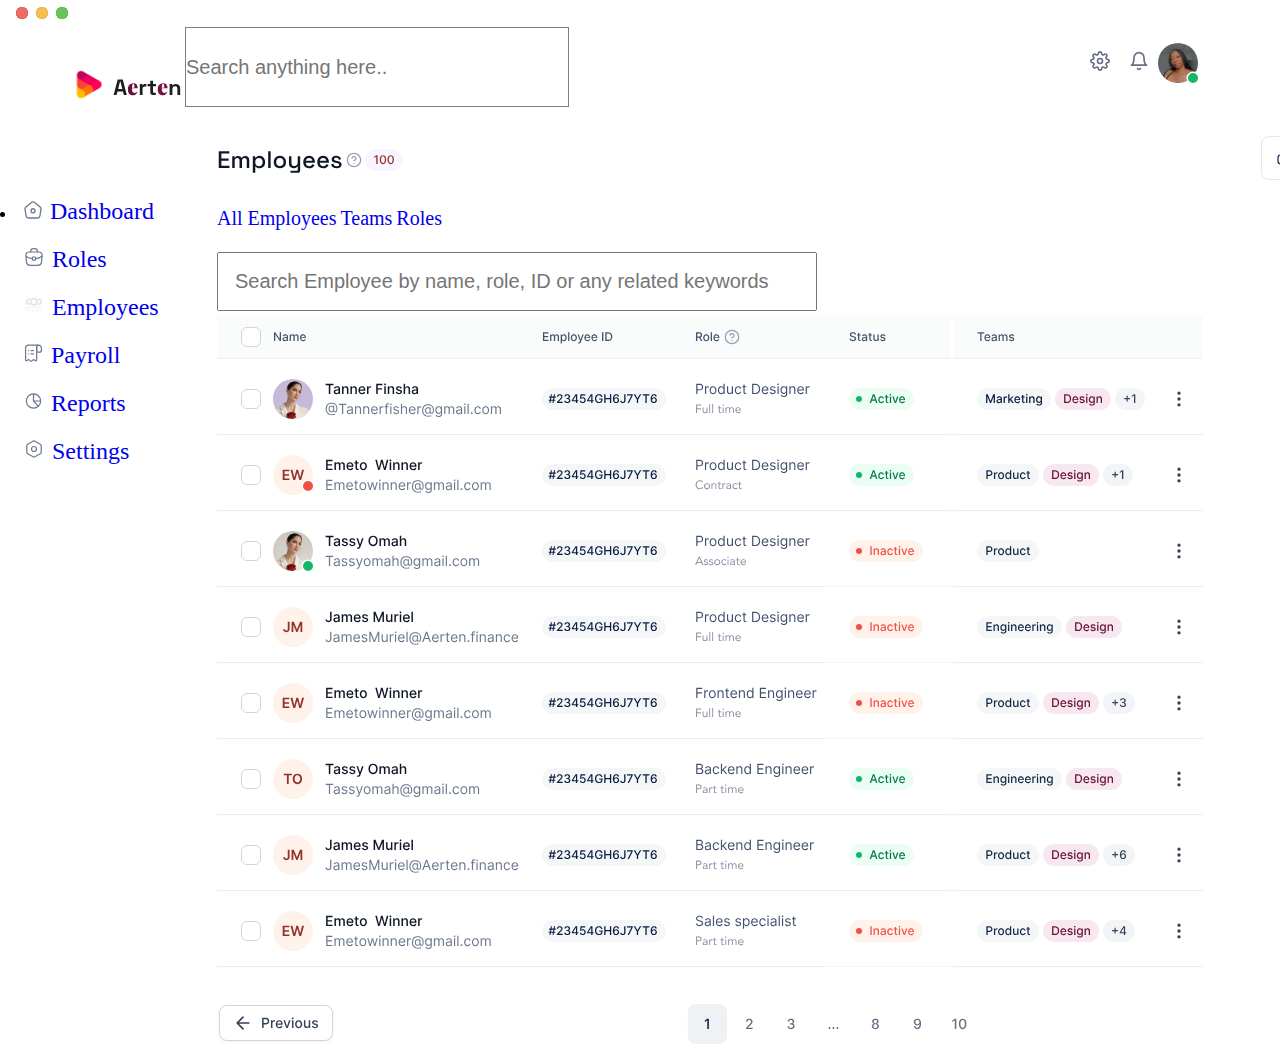
<file: index.html>
<!DOCTYPE html>
<html lang="en">
<head>
    <meta charset="UTF-8">
    <meta name="viewport" content="width=device-width, initial-scale=1.0">
    <title>Document</title>
    <link rel="stylesheet" href="./css/index.css">
</head>
<body>
    <main>
        <nav class="nav"><img src="./imgs/Controls.svg" alt="Controls"></nav>
        <section class="section1">
            <div class="sidenav">
                <div class="logo10">
                    <div class="logo11"> <img src="./imgs/image 4.svg" alt="image"> </div>
                    <div class="text"><img src="./imgs/Text.svg" alt="image"></div>
                </div>

                <div class="list">
                    <ul>
                        <li class="group">
                            <a href="#" class="link1">
                                <div><img src="./imgs/home.svg" alt=""></div>
                                <div>Dashboard</div>
                            </a>
                            <a href="./views/role.html" class="link2"> 
                                <div><img src="./imgs/briefcase.svg" alt=""></div>
                                <div>Roles</div>
                            </a>
                            <a href="#" class="link3">
                                <div><img src="./imgs/3 User.svg" alt=""></div>
                                <div>Employees</div>
                            </a>

                            <a href="#" class="link4"> 
                                <div><img src="./imgs/receipt-item.svg" alt=""></div>
                                <div>Payroll</div>
                            </a>
                            <a href="#" class="link5"> 
                                <div><img src="./imgs/Chart_Pie.svg" alt=""></div>
                                <div>Reports</div>
                            </a>
                            <a href="#" class="link6"> 
                                <div><img src="./imgs/Settings_Future.svg" alt=""></div>
                                <div>Settings</div>
                            </a>
                        </li>
                    </ul>
                </div>
            </div>
            <div class="main2">
                <div class="search1">
                    <div class="searchbar">
                        <form class="search" action="action_page.php">
                            <input type="text" placeholder="Search anything here.." name="search">
                        </form>
                    </div>
                    <div class="others">
                        <div class="icon1"><img src="./imgs/icon1-settings.svg" alt="icon1"></div>
                        <div class="icon2"><img src="./imgs/icon2-bell.svg" alt="icon2"></div>
                        <div class="icon3"><img src="./imgs/icon3.svg" alt="icon3"></div>
                    </div>
                </div>
                <div class="employees">
                    <div class="employees100"><img src="./imgs/employee-Text and badge.svg" alt="employee"></div>
                    <div class="bottom">
                        <div class="bottom1"><a href="#"><img src="./imgs/Button1.svg" alt="bottom"></a></div>
                        <div  class="bottom2"><a href="#"><img src="./imgs/Button2.svg" alt="bottom"></a></div>
                    </div>
                </div>
                <div class="main3">
                    <div class="allemployees">
                        <ul>
                            <li><div><a href="#">All Employees</a></div></li>
                            <li><div><a href="#">Teams</a></div></li>
                            <li><div><a href="#">Roles</a></div></li>
                        </ul>
                       
                    </div>
                    <div class="search2">
                        <div class="search21"><input type="search" id="search" placeholder="Search Employee by name, role, ID or any related keywords"></div>
                        <!-- <div class="search21"><img src="./imgs/Search21.svg" alt="search"></div> -->
                        <div class="search22">
                            <div class="filterlogo1"><a href="#"><img src="./imgs/filter-Button 02.svg" alt="bottom"></a></div>
                            <div class="filterlogo2"><a href="#"><img src="./imgs/filter-logo2.svg" alt="filter"><img src="./imgs/filter-Button 22.svg" alt="bottom"></a></div>
                            <!-- <div>logo3</div> -->
                        </div>
                    </div>
                    <div class="mainemployee"> 
                         <div class="name">
                            <div class="name0"><img src="./imgs/Table header cell.svg" alt="header"></div>
                            <div class="name1"><img src="./imgs/name1.svg" alt="name"></div>
                            <div class="name2"><img src="./imgs/name2.svg" alt="name2"></div>
                            <div class="name3"><img src="./imgs/name3.svg" alt="name3"></div>
                            <div class="name4"><img src="./imgs/name4.svg" alt="name4"></div>
                            <div class="name5"><img src="./imgs/name5.svg" alt="name5"></div>
                            <div class="name6"><img src="./imgs/name6.svg" alt="name6"></div>
                            <div class="name7"><img src="./imgs/name7.svg" alt="name7"></div>
                            <div class="name8"><img src="./imgs/name8.svg" alt="name8"></div>
                        </div>
                        <div class="employeeid">
                            <div class="employeeid"><img src="./imgs/Emplyeeid-Table header cell.svg" alt="employeeid"></div>
                            <div class="id1"><img src="./imgs/id1.svg" alt="id1"></div>
                            <div class="id2"><img src="./imgs/id2.svg" alt="id2"></div>
                            <div class="id3"><img src="./imgs/id3.svg" alt="id3"></div>
                            <div class="id4"><img src="./imgs/id4.svg" alt="id4"></div>
                            <div class="id5"><img src="./imgs/id5.svg" alt="id5"></div>
                            <div class="id6"><img src="./imgs/id6.svg" alt="id6"></div>
                            <div class="id7"><img src="./imgs/id7.svg" alt="id7"></div>
                            <div class="id8"><img src="./imgs/id8.svg" alt="id8"></div>
                        </div>
                        <div class="role">
                            <div class="roll"><img src="./imgs/roll-Table header cell.svg" alt="roll"></div>
                            <div class="roll1"><img src="./imgs/roll1.svg" alt="roll1"></div>
                            <div class="roll2"><img src="./imgs/roll2.svg" alt="roll2"></div>
                            <div class="roll3"><img src="./imgs/roll3.svg" alt="roll3"></div>
                            <div class="roll4"><img src="./imgs/roll4.svg" alt="roll4"></div>
                            <div class="roll5"><img src="./imgs/roll5.svg" alt="roll5"></div>
                            <div class="roll6"><img src="./imgs/roll6.svg" alt="roll6"></div>
                            <div class="roll7"><img src="./imgs/roll7.svg" alt="roll7"></div>
                            <div class="roll8"><img src="./imgs/roll8.svg" alt="roll8"></div>
                        </div>
                        <div class="status">
                            <div class="status"><img src="./imgs/status-Table header cell.svg" alt="status"></div>
                            <div class="status1"><img src="./imgs/status1.svg" alt="status1"></div>
                            <div class="status2"><img src="./imgs/status2.svg" alt="status2"></div>
                            <div class="status3"><img src="./imgs/status3.svg" alt="status3"></div>
                            <div class="status4"><img src="./imgs/status4.svg" alt="status4"></div>
                            <div class="status5"><img src="./imgs/status5.svg" alt="status5"></div>
                            <div class="status6"><img src="./imgs/status6.svg" alt="status6"></div>
                            <div class="status7"><img src="./imgs/status7.svg" alt="status7"></div>
                            <div class="status8"><img src="./imgs/status8.svg" alt="status8"></div>
                        </div>
                        <div class="team">
                            <div class="team"><img src="./imgs/teams.svg" alt="teams"></div>
                            <div class="team1"><img src="./imgs/teams1.svg" alt="teams1"></div>
                            <div class="teams2"><img src="./imgs/teams2.svg" alt="teams2"></div>
                            <div class="teams3"><img src="./imgs/teams3.svg" alt="teams3"></div>
                            <div class="teams4"><img src="./imgs/teams4.svg" alt="teams4"></div>
                            <div class="teams5"><img src="./imgs/teams5.svg" alt="teams5"></div>
                            <div class="teams6"><img src="./imgs/teams6.svg" alt="teams6"></div>
                            <div class="teams7"><img src="./imgs/teams7.svg" alt="teams7"></div>
                            <div class="teams8"><img src="./imgs/teams8.svg" alt="teams8"></div>
                        </div>
                        <div class="tablecell">
                            <div class="tablecell"><img src="./imgs/tablecell.svg" alt="tablecell"></div>
                            <div><img src="./imgs/tabl1.svg" alt="table1"></div>
                            <div><img src="./imgs/tabl1.svg" alt="table1"></div>
                            <div><img src="./imgs/tabl1.svg" alt="table1"></div>
                            <div><img src="./imgs/tabl1.svg" alt="table1"></div>
                            <div><img src="./imgs/tabl1.svg" alt="table1"></div>
                            <div><img src="./imgs/tabl1.svg" alt="table1"></div>
                            <div><img src="./imgs/tabl1.svg" alt="table1"></div>
                            <div><img src="./imgs/tabl1.svg" alt="table1"></div>
                        </div>
                    </div>
                    <div class="footer">
                        <div class="fbottom1"><a href="#"><img src="./imgs/fbutton1.svg" alt="bottom"></a></div>
                        <div class="fbottom2"><a href="#"><img src="./imgs/Pagination numbers.svg" alt="bottom"></a></div>
                        <div class="fbottom3"><a href="#"><img src="./imgs/_Button base.svg" alt="bottom"></a></div>
                    </div>
                </div>
            </div>
        </section>
    </main>
    <script src="./js/index.js"></script>
</body>
</html>
</file>
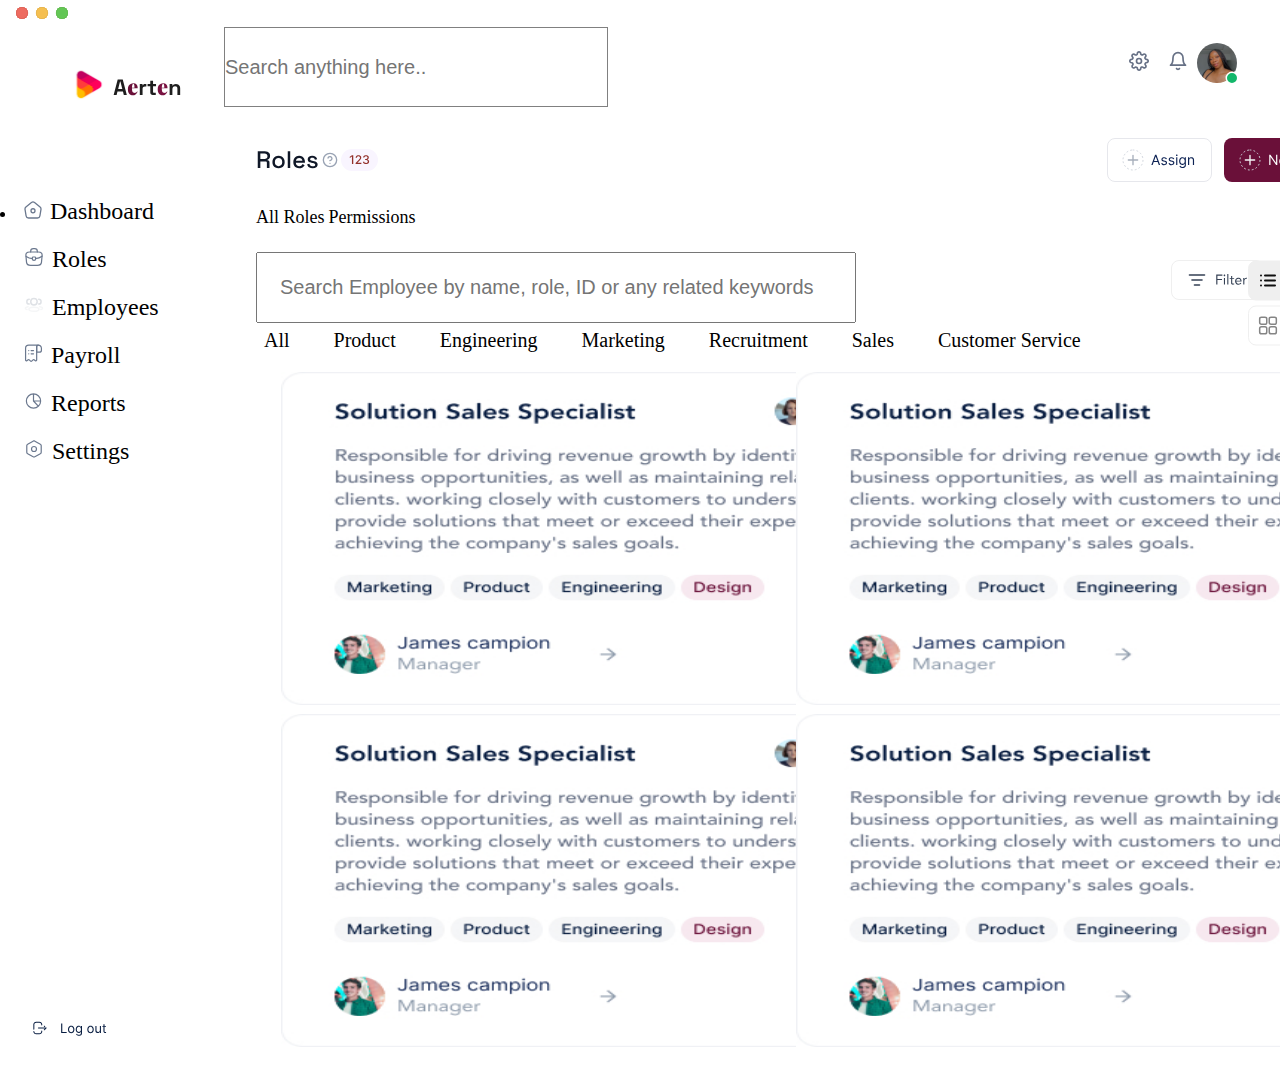
<file: views/role.html>
<!DOCTYPE html>
<html lang="en">
<head>
    <meta charset="UTF-8">
    <meta name="viewport" content="width=device-width, initial-scale=1.0">
    <title>Document</title>
    <link rel="stylesheet" href="../css/role.css">
</head>
<body>
    <main>
        <nav class="nav"><img src="../imgs/Controls.svg" alt="Controls"></nav>
        <section class="section1">
            <div class="sidenav">
                <div class="logo10">
                    <div class="logo11"> <img src="../imgs/image 4.svg" alt="image"> </div>
                    <div class="text"><img src="../imgs/Text.svg" alt="image"></div>
                </div>
                <div class="list">
                    <ul>
                        <li class="group">
                            <a href="#" class="link1">
                                <div><img src="../imgs/home.svg" alt=""></div>
                                <div>Dashboard</div>
                            </a>
                            <a href="#" class="link2"> 
                                <div><img src="../imgs/briefcase.svg" alt=""></div>
                                <div>Roles</div>
                            </a>
                            <a href="#" class="link3"> 
                                <div><img src="../imgs/3 User.svg" alt=""></div>
                                <div>Employees</div>
                            </a>
                            <a href="#" class="link4"> 
                                <div><img src="../imgs/receipt-item.svg" alt=""></div>
                                <div>Payroll</div>
                            </a>
                            <a href="#" class="link5"> 
                                <div><img src="../imgs/Chart_Pie.svg" alt=""></div>
                                <div>Reports</div>
                            </a>
                            <a href="#" class="link6"> 
                                <div><img src="../imgs/Settings_Future.svg" alt=""></div>
                                <div>Settings</div>
                            </a>
                        </li>
                    </ul>
                </div>
                <div class="logout"><a href="#"><img src="../imgs/logout.svg" alt="logout"></a></div>
            </div>
            <div class="main2">
                <div class="search1">
                    <div class="searchbar">
                        <form class="search" action="action_page.php">
                            <input type="text" placeholder="Search anything here.." name="search">
                        </form>
                    </div>
                    <div class="others">
                        <div class="icon1"><img src="../imgs/icon1-settings.svg" alt="icon1"></div>
                        <div class="icon2"><img src="../imgs/icon2-bell.svg" alt="icon2"></div>
                        <div class="icon3"><img src="../imgs/icon3.svg" alt="icon3"></div>
                    </div>
                </div>
                <div class="roles1">
                    <div class="roles2">
                        <div class="roles21"><img src="../imgs/roles11.svg" alt="role11"></div>
                        <div class="button1">


                            <!-- popup start -->
                            <div id="popup">
                                <div class="section2">
                                    <div class="logo"><img src="../imgs/assign rol logo.svg" alt="logo"></div>
                                    <div class="assignrole"><img src="../imgs/Assign this role.svg" alt="assign"></div>
                                    <div class="body">
                                        <div class="search">
                                            <div class="search1"><input type="search" id="search" placeholder="Search for an individual or team"></div>
                                            <div class="searchlogo"><img src="../imgs/searchlogo.svg" alt="logo"></div>
                                        </div>
                                        <div class="member">
                                            <div class="member1"><img src="../imgs/member1.svg" alt="member1"></div>
                                            <div class="member2"><img src="../imgs/member2.svg" alt="member2"></div>
                                            <div class="member3"><img src="../imgs/member3.svg" alt="member3"></div>
                                            <div class="member4"><img src="../imgs/member4.svg" alt="member4"></div>
                                            <div class="member5"><img src="../imgs/member5.svg" alt="member5"></div>
                                        </div>
                                    </div>
                                </div>
                            </div>
                            <div  onloadeddata ="" class="button11"><a href="#"><img src="../imgs/Assign.svg" alt="button"></a></div>

                            <!-- popup end -->

                            <div  class="button12"><a href="#"><img src="../imgs/New role.svg" alt="button"></a></div>
                        </div>
                    </div>
                    <div class="all">
                        <ul>
                            <li><a href="#">All Roles</a></li>
                            <li><a href="#">Permissions</a></li>
                        </ul>
                    </div>
                </div>
                <div class="forsearch">
                    <div class="search2">
                        <input type="search" id="search" placeholder="Search Employee by name, role, ID or any related keywords">
                    </div>
                    <div class="searchfilter">
                        <div class="filterlogo1"><a href="#"><img src="../imgs/filter-Button 02.svg" alt="filter"></a></div>
                        <div class="filterlogo2"><a href=""><img src="../imgs/filter-logo2.svg" alt="logo"><img src="../imgs/filter-Button 22.svg" alt="logo"></a></div>
                    </div>
                </div>
                <nav class="nav">
                    <ul>
                        <li><a  href="#">All</a></li>
                        <li><a href="#">Product</a></li>
                        <li><a href="#">Engineering</a></li>
                        <li><a  href="#">Marketing</a></li>
                        <li><a href="#">Recruitment</a></li>
                        <li><a  href="#">Sales</a></li>
                        <li><a href="#">Customer Service</a></li>
                    </ul>
                </nav>
                <div class="main3">
                    <div class="main31">
                        <div class="main311"><img src="../imgs/Role Card1.jpg" alt="" width="800" height="333"></div>
                        <div class="main312"><img src="../imgs/Role Card1.jpg" alt="" width="800" height="333"></div>
                    </div>
                    <div class="main32">
                        <div class="main321"><img src="../imgs/Role Card1.jpg" alt="" width="800" height="333"></div>
                        <div class="main322"><img src="../imgs/Role Card1.jpg" alt="" width="800" height="333"></div>
                    </div>
                </div>
                
        </section>
    </main>
    <script src="../js/index.js"></script>
</body>
</html>
</file>
<file: css/index.css>
*{
    padding: 0;
    margin: 0;
    box-sizing: border-box;
}
html {
    max-width: 120rem;
    font-size: 1rem;
  }

.main2 {
    width: 100vw; 
    height: 115vh;
    background-color: #FFFFFF;

}

.nav{
    height: 3vh;
    background-color: #FFFFFF;
    padding-left: 1rem;
    padding-top: 0.3rem;
}
.section1{
    display: flex;
    height: 95vh;
}
.section1 div{ 
}
.sidenav {
    padding-left: 1rem;
    width: 20%; 
    height: 115vh; 
}

.section1 .sidenav{
    padding-top: 2rem;
}
.section1 .sidenav .list{
    padding-top: 4rem;
    height: 50%;
}
.section1 .sidenav .logo10{
    height: 4rem;
    display: flex;
    flex-direction: row;
    padding-top: 1.rem;

}

.section1 .sidenav .logo11 {
    height: 3rem;
    font-size: xx-large;
    text-decoration: none;
    gap: 1rem;
    padding-left: 3rem;  
}

sidenav .list .group a{
    color: black;
}
.sidenav .list .group a:hover{
    background-color: saddlebrown;
    color: white;
} 

.sidenav .logo10 .text{
    padding-top: 0.8rem;
}

.group .link1{
    height: 2rem;
    width: 100%;
    padding: 0.5rem;
}

.group .link1  {
    display: flex; 
    flex-direction: row;
    height: 3rem;
    font-size: x-large;
    align-items: center;
    text-decoration: none;
    gap: 0.5rem;
}

.group .link2{
    height: 2rem;
    width: 100%;
    padding: 0.5rem;
}

.group .link2{
    display: flex;
    flex-direction: row;
    height: 3rem;
    font-size: x-large;
    align-items: center;
    text-decoration: none;
    gap: 0.5rem;

}


.group .link3{
    height: 2rem;
    width: 100%;
    padding: 0.5rem;
}

.group .link3 {
    display: flex;
    flex-direction: row;
    height: 3rem;
    font-size: x-large;
    align-items: center;
    text-decoration: none;
    gap: 0.5rem;
}

.group .link4{
    height: 2rem;
    width: 100%;
    padding: 0.5rem;
}
.group .link4 {
    display: flex;
    flex-direction: row;
    height: 3rem;
    font-size: x-large;
    align-items: center;
    text-decoration: none;
    gap: 0.5rem;
}



.group .link5{
    height: 2rem;
    width: 100%;
    padding: 0.5rem;
    
}
.group .link5 {
    display: flex;
    flex-direction: row;
    height: 3rem;
    font-size: x-large;
    align-items: center;
    text-decoration: none;
    gap: 0.5rem;
}


.group .link6{
    height: 2rem;
    width: 100%;
    padding: 0.5rem;
}
.group .link6 {
    display: flex;
    flex-direction: row;
    height: 3rem;
    font-size: x-large;
    align-items: center;
    text-decoration: none;
    gap: 0.5rem;
}

.main2 .search1{
    height: 10vh;
    display: flex;
}
.main2 .search1 .searchbar{
    width: 60vw;
}
form.search input[type=text] {
    height: 5rem;
    font-size: 20px;
    border: 1px solid grey;
    float: left;
    width: 50%;
    background: transparent;
  }


.main2 .search1 .others{
    width: 20vw;
    display: flex;
    align-content: end;
    padding-right: 0rem;
    padding-left: 8rem;
    padding-top: 1rem;
}
.main2 .search1 .others .icon1{
    height: 70%;
    width: 30%;
    text-align: center;
    padding-top: 1rem;
    padding-top: 0.5rem;
}
.main2 .search1 .others .icon2{
    height: 70%;
    width: 30%;
    text-align: center;
    padding-top: 0.5rem;
}
.main2 .search1 .others .icon3{
    height: 70%;
    width: 30%;
    text-align: center;
}

.main2 .employees{
    height: 10vh; 
    display: flex; 
    padding-left: 2rem; 
}
.main2 .employees .employees100{
    height: 100%;
    width: 70%;
    padding-top: 1.8rem;
}
.main2 .employees .bottom{
    padding-left: 2rem;
    width: 30%;
    display: flex;
}
.employees .bottom .bottom1{
    width: 56%;
    padding-top: 1.2rem;
    padding-left: 9rem;
}
.employees .bottom .bottom2{
    width: 38%;
    padding-top: 1.2rem;
}

.main2 .main3{
    height: 95vh;
}
.main2 .main3 .allemployees ul {
    padding-left: 2rem;
    gap: 1rem;
    height: 5vh;
   
}
.main2 .main3 .allemployees ul li {
    /* padding-top: 1rem; */
    display: inline-block;
    font-size: 20px;
    justify-content: space-between;
    
}
.allemployees ul li a{
    text-decoration: none;
}
.allemployees a:hover{
    text-decoration: underline;
    color: red;
}

.main2 .main3 .search2 {
    padding-left: 2rem;
    height: 7vh;
    display: flex;
}

.main3 .search2 .search21{
    width: 80%;
}
.main3 .search2 #search{
    padding: 16px;
    width: 600px;
    font-size: 20px;
}

.main3 .search2 .search22{
    width: 20.8%;
    display: flex;
    /* gap: 1rem; */
    padding-left: 1rem;
}
.search2 .search22 .filterlogo1{
    padding-left: 4.5rem;
    padding-top: 0.5rem;
    width: 60%;
}
.search2 .search22 .filterlogo2{
    padding-top: 0.5rem;
    width: 30%;
}

.main2 .main3 .mainemployee{
    display: flex;
    height: 75vh;
}

.main2 .mainemployee .name{
    padding-left: 2rem;
    width: 26vw;
}

.main2 .mainemployee .employeeid{
    width: 12vw;
}

.main2 .mainemployee .role{
    width: 12vw;
}

.main2 .mainemployee .status{
    width: 10vw;
}

.main2 .mainemployee .team{
    width: 15vw;
}

.main2 .main3 .footer{
    height: 7.5vh;
}

.main3 .footer{
    display: flex;
    padding-right: 2.1rem;
    padding-left: 2rem;
    justify-content: space-between;
}

.main3 .footer .fbottom1{
    padding-top: 0.9rem;
}
.main3 .footer .fbottom2{
    padding-top: 0.9rem;
}
.main3 .footer .fbottom3{
    padding-top: 0.9rem;
}
</file>
<file: css/role.css>
*{
    padding: 0;
    margin: 0;
    box-sizing: border-box;
}
html {
    max-width: 120rem;
    font-size: 1rem;
  }

.main2 {
    width: 100vw; 
    height: 115vh;
    background-color: #FFFFFF;

}

.nav{
    height: 3vh;
    background-color: #FFFFFF;
    padding-left: 1rem;
    padding-top: 0.3rem;
}
.section1{
    display: flex;
    height: 95vh;
}
.sidenav {
    padding-left: 1rem;
    width: 20%; 
    height: 115vh; 
}

.section1 .sidenav{
    padding-top: 2rem;
}
.section1 .sidenav .list{
    padding-top: 4rem;
    height: 50%;
}
.section1 .sidenav .logo10{
    height: 4rem;
    display: flex;
    flex-direction: row;
    padding-top: 1.rem;

}

.section1 .sidenav .logo11 {
    height: 3rem;
    font-size: xx-large;
    text-decoration: none;
    gap: 1rem;
    padding-left: 3rem;  
}

.sidenav .logo10 .text{
    padding-top: 0.8rem;
}

.sidenav .list .group a{
    color: black;
}
.sidenav .list .group a:hover{
    background-color: saddlebrown;
    color: white;
} 

.group .link1{
    height: 2rem;
    width: 100%;
    padding: 0.5rem;
}

.group .link1  {
    display: flex; 
    flex-direction: row;
    height: 3rem;
    font-size: x-large;
    align-items: center;
    text-decoration: none;
    gap: 0.5rem;
}

.group .link2{
    height: 2rem;
    width: 100%;
    padding: 0.5rem;
}

.group .link2{
    display: flex;
    flex-direction: row;
    height: 3rem;
    font-size: x-large;
    align-items: center;
    text-decoration: none;
    gap: 0.5rem;

}

.group .link3{
    height: 2rem;
    width: 100%;
    padding: 0.5rem;
}

.group .link3 {
    display: flex;
    flex-direction: row;
    height: 3rem;
    font-size: x-large;
    align-items: center;
    text-decoration: none;
    gap: 0.5rem;
}


.group .link4{
    height: 2rem;
    width: 100%;
    padding: 0.5rem;
}
.group .link4 {
    display: flex;
    flex-direction: row;
    height: 3rem;
    font-size: x-large;
    align-items: center;
    text-decoration: none;
    gap: 0.5rem;
}

.group .link5{
    height: 2rem;
    width: 100%;
    padding: 0.5rem;
    
}
.group .link5 {
    display: flex;
    flex-direction: row;
    height: 3rem;
    font-size: x-large;
    align-items: center;
    text-decoration: none;
    gap: 0.5rem;
}


.group .link6{
    height: 2rem;
    width: 100%;
    padding: 0.5rem;
}
.group .link6 {
    display: flex;
    flex-direction: row;
    height: 3rem;
    font-size: x-large;
    align-items: center;
    text-decoration: none;
    gap: 0.5rem;
}


.logout{
    padding-top: 24rem;
}

.main2 .search1{
    height: 10vh;
    display: flex;
}
.main2 .search1 .searchbar{
    width: 60vw;
}
form.search input[type=text] {
    height: 5rem;
    font-size: 20px;
    border: 1px solid grey;
    float: left;
    width: 50%;
    background: transparent;
  }


.main2 .search1 .others{
    width: 20vw;
    display: flex;
    align-content: end;
    /* gap: 1rem; */
    padding-right: 0rem;
    padding-left: 8rem;
    padding-top: 1rem;
}
.main2 .search1 .others .icon1{
    height: 70%;
    width: 30%;
    text-align: center;
    padding-top: 1rem;
    padding-top: 0.5rem;
}
.main2 .search1 .others .icon2{
    height: 70%;
    width: 30%;
    text-align: center;
    padding-top: 0.5rem;
}
.main2 .search1 .others .icon3{
    height: 70%;
    width: 30%;
    text-align: center;
}

.main2 .roles1{
    padding-left: 2rem;
    padding-right: 1rem;
    height: 15vh;
    width: 100%;
    /* display: flex;  */
}
.main2 .roles1 .roles2{
    display: flex;
    height: 10vh; 
    width: 100%;
}

.main2 .roles1 .roles21{
    padding-top: 1.8rem;
    height: 100%; 
    width: 95%;
}

/* popup start */

.main2 .roles1 .button1{
    display: flex;
    height: 100%;
    width: 20%;
    padding-top: 1.3rem;
    gap: 0.7rem;
}
#popup {
    width: 30rem;
    height: 42rem;
    padding: 1rem;
    display: none;
  }
#popup .section2 {
    width: 27.5rem;
    height: 39.5rem;

  }

#popup .section2 .logo{
    height: 10vh;
}
#popup .section2 .assignrole{
    height: 10vh;
}
#popup .section2 .body{
    height: 50vh;
}
#popup .section2 .body .search{
    height: 5vh;
    display: flex;
}
#popup .section2 .body .search1{
    width: 98%;
}
#popup .section2 .search1 #search{
    padding: 7px;
    width: 350px;
    font-size: 20px;
}
#popup .section2 .body .searchlogo{
   padding: 0.5rem;
}

#popup .section2 .body  .member{
    height: 45vh;
}

/* popup stop */
.main2 .roles1 .all ul{
    height: 2.7rem;
}
.roles1 .all ul li{
    display: inline;
    height: 5vh;
}
.all a{
    font-size: 18px;
    color: black;
    text-decoration: none;
}

.main2 .forsearch{
    padding-right: 1rem;
    padding-left: 2rem;
    height: 8vh;
    display: flex;
}

.main2 .forsearch .search2{
    width: 120%;
    height: 100%;
}
.forsearch .search2 #search{
    padding: 22px;
    width: 600px;
    font-size: 20px;
}

.main2 .forsearch .searchfilter{
    width: 30%;
    display: flex;
    padding-left: 2rem;
}
.forsearch .searchfilter .filterlogo1{
    padding-left: 4.5rem;
    padding-top: 0.5rem;
    width: 60%;
}
.forsearch .searchfilter .filterlogo2{
    padding-top: 0.5rem;
    width: 50%;
    padding-left: 1rem;
}



.main2 .nav{
    height: 3rem;   
}

.main2 .nav ul li{
    display: inline;
    padding-top: 1rem;
    height: 5vh;
    padding-right: 1rem;
    padding-left: 1.5rem;
}
.nav a{
    text-decoration: none;
    font-size: 20px;
    color: black;
}
a:hover{
    text-decoration: underline;
    color: red;
}

.main2 .main3{
    height: 77vh;
    padding-right: 1rem;
    padding-left: 2rem;
    display: flex;
    gap: 1rem;
    justify-content: center;
}
.main2 .main3 .main31{
    width: 39vw;
    /* padding-right: 3rem; */
}
.main2 .main3 .main31 .main311{
    height: 38vh;
}
.main2 .main3 .main31 .main312{
    height: 38vh;
}

.main2 .main3 .main32{
    width: 39vw;
}
.main2 .main3 .main32 .main321{
    height: 38vh;
    
}
.main2 .main3 .main32 .main322{
    height: 38vh;
}
</file>
